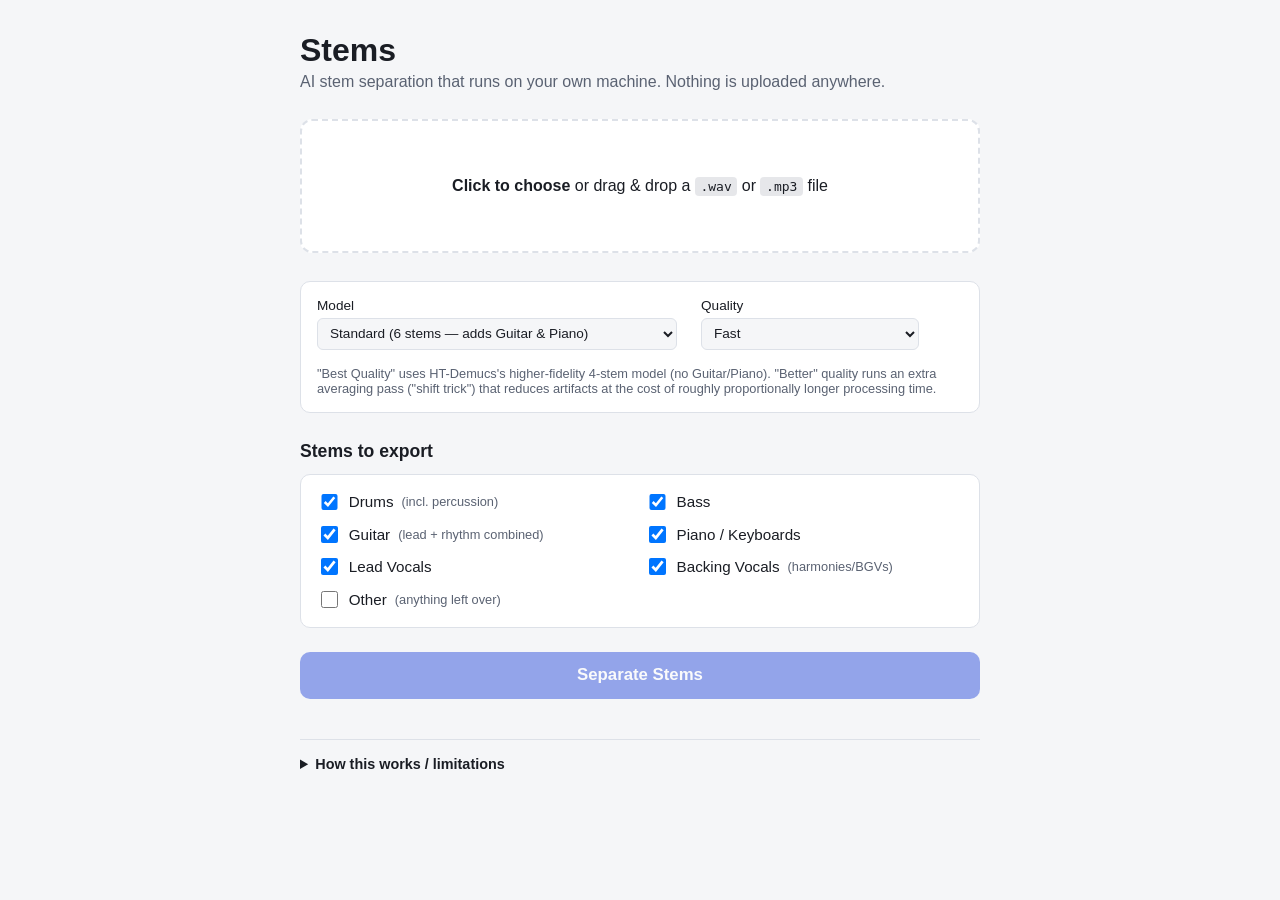
<file: web/index.html>
<!doctype html>
<html lang="en">
<head>
  <meta charset="utf-8" />
  <meta name="viewport" content="width=device-width, initial-scale=1" />
  <title>Stems — AI stem separation</title>
  <link rel="stylesheet" href="css/styles.css" />
</head>
<body>
  <main class="app">
    <header class="app-header">
      <h1>Stems</h1>
      <p class="subtitle">
        AI stem separation that runs on your own machine. Nothing is uploaded anywhere.
      </p>
    </header>

    <section id="drop-zone" class="drop-zone" tabindex="0">
      <p><strong>Click to choose</strong> or drag &amp; drop a <code>.wav</code> or <code>.mp3</code> file</p>
      <input id="file-input" type="file" accept=".wav,.mp3,audio/wav,audio/mpeg" hidden />
      <p id="file-info" class="file-info"></p>
    </section>

    <section class="quality-panel">
      <label>
        Model
        <select id="model-select">
          <option value="6stem" selected>Standard (6 stems — adds Guitar &amp; Piano)</option>
          <option value="4stem_hq">Best Quality (4 stems — Drums, Bass, Vocals, Other)</option>
        </select>
      </label>
      <label>
        Quality
        <select id="quality-select">
          <option value="fast" selected>Fast</option>
          <option value="better">Better <span class="hint">(slower, fewer artifacts)</span></option>
        </select>
      </label>
      <p class="hint quality-hint">
        "Best Quality" uses HT-Demucs's higher-fidelity 4-stem model (no Guitar/Piano). "Better"
        quality runs an extra averaging pass ("shift trick") that reduces artifacts at the cost of
        roughly proportionally longer processing time.
      </p>
    </section>

    <section class="stems-panel">
      <h2>Stems to export</h2>
      <div class="stem-grid">
        <label class="stem-option">
          <input type="checkbox" class="stem-checkbox" data-stem="drums" checked />
          Drums <span class="hint">(incl. percussion)</span>
        </label>
        <label class="stem-option">
          <input type="checkbox" class="stem-checkbox" data-stem="bass" checked />
          Bass
        </label>
        <label class="stem-option">
          <input type="checkbox" class="stem-checkbox guitar-piano-only" data-stem="guitar" checked />
          Guitar <span class="hint">(lead + rhythm combined)</span>
        </label>
        <label class="stem-option">
          <input type="checkbox" class="stem-checkbox guitar-piano-only" data-stem="piano" checked />
          Piano / Keyboards
        </label>
        <label class="stem-option">
          <input type="checkbox" class="stem-checkbox" data-stem="lead_vocals" checked />
          Lead Vocals
        </label>
        <label class="stem-option">
          <input type="checkbox" class="stem-checkbox" data-stem="backing_vocals" checked />
          Backing Vocals <span class="hint">(harmonies/BGVs)</span>
        </label>
        <label class="stem-option">
          <input type="checkbox" class="stem-checkbox" data-stem="other" />
          Other <span class="hint">(anything left over)</span>
        </label>
      </div>
    </section>

    <button id="separate-btn" class="primary-btn" disabled>Separate Stems</button>

    <div id="progress-section" class="progress-section" hidden>
      <progress id="progress-bar" value="0" max="1"></progress>
      <p id="progress-label" class="progress-label"></p>
    </div>

    <p id="error-banner" class="error-banner" hidden></p>

    <section id="results-section" class="results-section" hidden>
      <div class="results-header">
        <h2>Results</h2>
        <button id="download-all-btn" class="secondary-btn">Download All (.zip)</button>
      </div>
      <div id="results-list" class="results-list"></div>
    </section>

    <details class="info-panel">
      <summary>How this works / limitations</summary>
      <div class="info-body">
        <p>
          This app runs Meta's open-source <strong>HT-Demucs</strong> music source-separation model
          locally via the official <code>demucs</code> Python package. Your audio file is processed
          entirely on this machine and never leaves it.
        </p>
        <p>
          Two models are available: <strong>htdemucs_6s</strong> (6 stems, adds Guitar/Piano) and
          <strong>htdemucs_ft</strong> (4 stems, no Guitar/Piano). Demucs' own authors document
          htdemucs_6s as measurably lower-fidelity than htdemucs_ft — splitting out Guitar and Piano
          costs separation quality on every stem, not just those two. If you don't need Guitar/Piano
          isolated, pick "Best Quality" above for noticeably cleaner Drums/Bass/Vocals/Other.
        </p>
        <p>
          The extracted vocals stem is then optionally run through a second AI pass — a community
          "Karaoke" model from the UVR (Ultimate Vocal Remover) project — to split it further into
          <strong>Lead Vocals</strong> and <strong>Backing Vocals</strong> (harmonies/BGVs).
        </p>
        <p>
          No publicly available <em>open</em> model distinguishes <em>lead</em> vs <em>rhythm</em> guitar, or
          treats <em>percussion</em> and <em>keyboards</em> as fully separate stems from drums/piano — those
          finer splits don't exist outside of proprietary commercial services (e.g. Moises.ai's paid API),
          which this app doesn't use since everything here runs locally and free. HT-Demucs's remaining
          outputs (drums, bass, other, guitar, piano) are the finest breakdown available locally, so
          percussion is folded into Drums and lead/rhythm guitar come out as one combined Guitar stem.
        </p>
        <p>
          The first time you use each model, the app downloads it and caches it, so later runs skip the
          download: htdemucs_6s is roughly 300–500&nbsp;MB, and htdemucs_ft (a bag of 4 models) is
          larger, around 1&nbsp;GB. The first time you request Lead/Backing Vocals it also downloads the
          karaoke model (a few hundred MB more). Processing speed depends on your CPU/GPU and the
          quality settings above — expect anywhere from under a minute to several minutes per song.
        </p>
      </div>
    </details>
  </main>

  <script src="js/app.js"></script>
</body>
</html>
</file>
<file: web/css/styles.css>
:root {
  color-scheme: light dark;
  --bg: #0f1115;
  --panel: #171a21;
  --panel-border: #2a2e38;
  --text: #eef0f4;
  --muted: #9aa1ae;
  --accent: #6c8cff;
  --accent-hover: #8aa2ff;
  --error-bg: #3a1c1c;
  --error-border: #7a3232;
}

@media (prefers-color-scheme: light) {
  :root {
    --bg: #f5f6f8;
    --panel: #ffffff;
    --panel-border: #dde1e8;
    --text: #1a1d24;
    --muted: #5a6272;
    --accent: #3355dd;
    --accent-hover: #2745c2;
    --error-bg: #fdecec;
    --error-border: #f2b8b8;
  }
}

* {
  box-sizing: border-box;
}

body {
  margin: 0;
  font-family: -apple-system, BlinkMacSystemFont, 'Segoe UI', Roboto, Helvetica, Arial, sans-serif;
  background: var(--bg);
  color: var(--text);
}

.app {
  max-width: 720px;
  margin: 0 auto;
  padding: 2rem 1.25rem 4rem;
}

.app-header h1 {
  margin: 0 0 0.25rem;
  font-size: 2rem;
}

.subtitle {
  color: var(--muted);
  margin: 0 0 1.75rem;
}

.drop-zone {
  border: 2px dashed var(--panel-border);
  border-radius: 12px;
  padding: 2.5rem 1.5rem;
  text-align: center;
  cursor: pointer;
  background: var(--panel);
  transition: border-color 0.15s ease, background 0.15s ease;
}

.drop-zone:hover,
.drop-zone:focus-visible {
  border-color: var(--accent);
}

.drop-zone.drag-over {
  border-color: var(--accent);
  background: color-mix(in srgb, var(--accent) 8%, var(--panel));
}

.drop-zone code {
  background: color-mix(in srgb, var(--muted) 15%, transparent);
  padding: 0.1rem 0.35rem;
  border-radius: 4px;
}

.file-info {
  margin: 0.75rem 0 0;
  color: var(--muted);
  font-size: 0.9rem;
  word-break: break-word;
}

.quality-panel {
  margin-top: 1.75rem;
  background: var(--panel);
  border: 1px solid var(--panel-border);
  border-radius: 10px;
  padding: 1rem;
  display: flex;
  flex-wrap: wrap;
  gap: 1rem 1.5rem;
}

.quality-panel label {
  display: flex;
  flex-direction: column;
  gap: 0.3rem;
  font-size: 0.85rem;
  color: var(--text);
}

.quality-panel select {
  padding: 0.4rem 0.5rem;
  border-radius: 6px;
  border: 1px solid var(--panel-border);
  background: var(--bg);
  color: var(--text);
  font-size: 0.85rem;
}

.quality-hint {
  flex-basis: 100%;
  margin: 0;
}

.stem-option.disabled {
  opacity: 0.45;
  cursor: not-allowed;
}

.stems-panel {
  margin-top: 1.75rem;
}

.stems-panel h2 {
  font-size: 1.1rem;
  margin-bottom: 0.75rem;
}

.stem-grid {
  display: grid;
  grid-template-columns: repeat(auto-fit, minmax(220px, 1fr));
  gap: 0.6rem;
  background: var(--panel);
  border: 1px solid var(--panel-border);
  border-radius: 10px;
  padding: 1rem;
}

.stem-option {
  display: flex;
  align-items: center;
  gap: 0.5rem;
  cursor: pointer;
  font-size: 0.95rem;
}

.stem-option input {
  width: 1.05rem;
  height: 1.05rem;
}

.hint {
  color: var(--muted);
  font-size: 0.8rem;
}

.primary-btn {
  margin-top: 1.5rem;
  width: 100%;
  padding: 0.85rem 1rem;
  font-size: 1.05rem;
  font-weight: 600;
  border: none;
  border-radius: 10px;
  background: var(--accent);
  color: white;
  cursor: pointer;
  transition: background 0.15s ease;
}

.primary-btn:hover:not(:disabled) {
  background: var(--accent-hover);
}

.primary-btn:disabled {
  opacity: 0.5;
  cursor: not-allowed;
}

.secondary-btn {
  padding: 0.5rem 0.9rem;
  font-size: 0.9rem;
  font-weight: 600;
  border: 1px solid var(--panel-border);
  border-radius: 8px;
  background: transparent;
  color: var(--text);
  cursor: pointer;
}

.secondary-btn:hover {
  border-color: var(--accent);
  color: var(--accent);
}

.progress-section {
  margin-top: 1.25rem;
}

progress {
  width: 100%;
  height: 10px;
  accent-color: var(--accent);
}

.progress-label {
  margin: 0.4rem 0 0;
  font-size: 0.85rem;
  color: var(--muted);
}

.error-banner {
  margin-top: 1.25rem;
  padding: 0.75rem 1rem;
  border-radius: 8px;
  background: var(--error-bg);
  border: 1px solid var(--error-border);
  font-size: 0.9rem;
}

.results-section {
  margin-top: 2rem;
}

.results-header {
  display: flex;
  align-items: center;
  justify-content: space-between;
  margin-bottom: 0.75rem;
}

.results-header h2 {
  margin: 0;
  font-size: 1.1rem;
}

.results-list {
  display: flex;
  flex-direction: column;
  gap: 0.75rem;
}

.result-card {
  background: var(--panel);
  border: 1px solid var(--panel-border);
  border-radius: 10px;
  padding: 0.9rem 1rem;
  display: flex;
  flex-wrap: wrap;
  align-items: center;
  gap: 0.75rem;
}

.result-card h3 {
  margin: 0;
  font-size: 0.95rem;
  min-width: 170px;
}

.result-card audio {
  flex: 1 1 240px;
  min-width: 200px;
}

.download-link {
  color: var(--accent);
  text-decoration: none;
  font-weight: 600;
  font-size: 0.9rem;
  white-space: nowrap;
}

.download-link:hover {
  text-decoration: underline;
}

.info-panel {
  margin-top: 2.5rem;
  border-top: 1px solid var(--panel-border);
  padding-top: 1rem;
  font-size: 0.9rem;
  color: var(--muted);
}

.info-panel summary {
  cursor: pointer;
  color: var(--text);
  font-weight: 600;
}

.info-body {
  margin-top: 0.75rem;
  line-height: 1.5;
}
</file>
